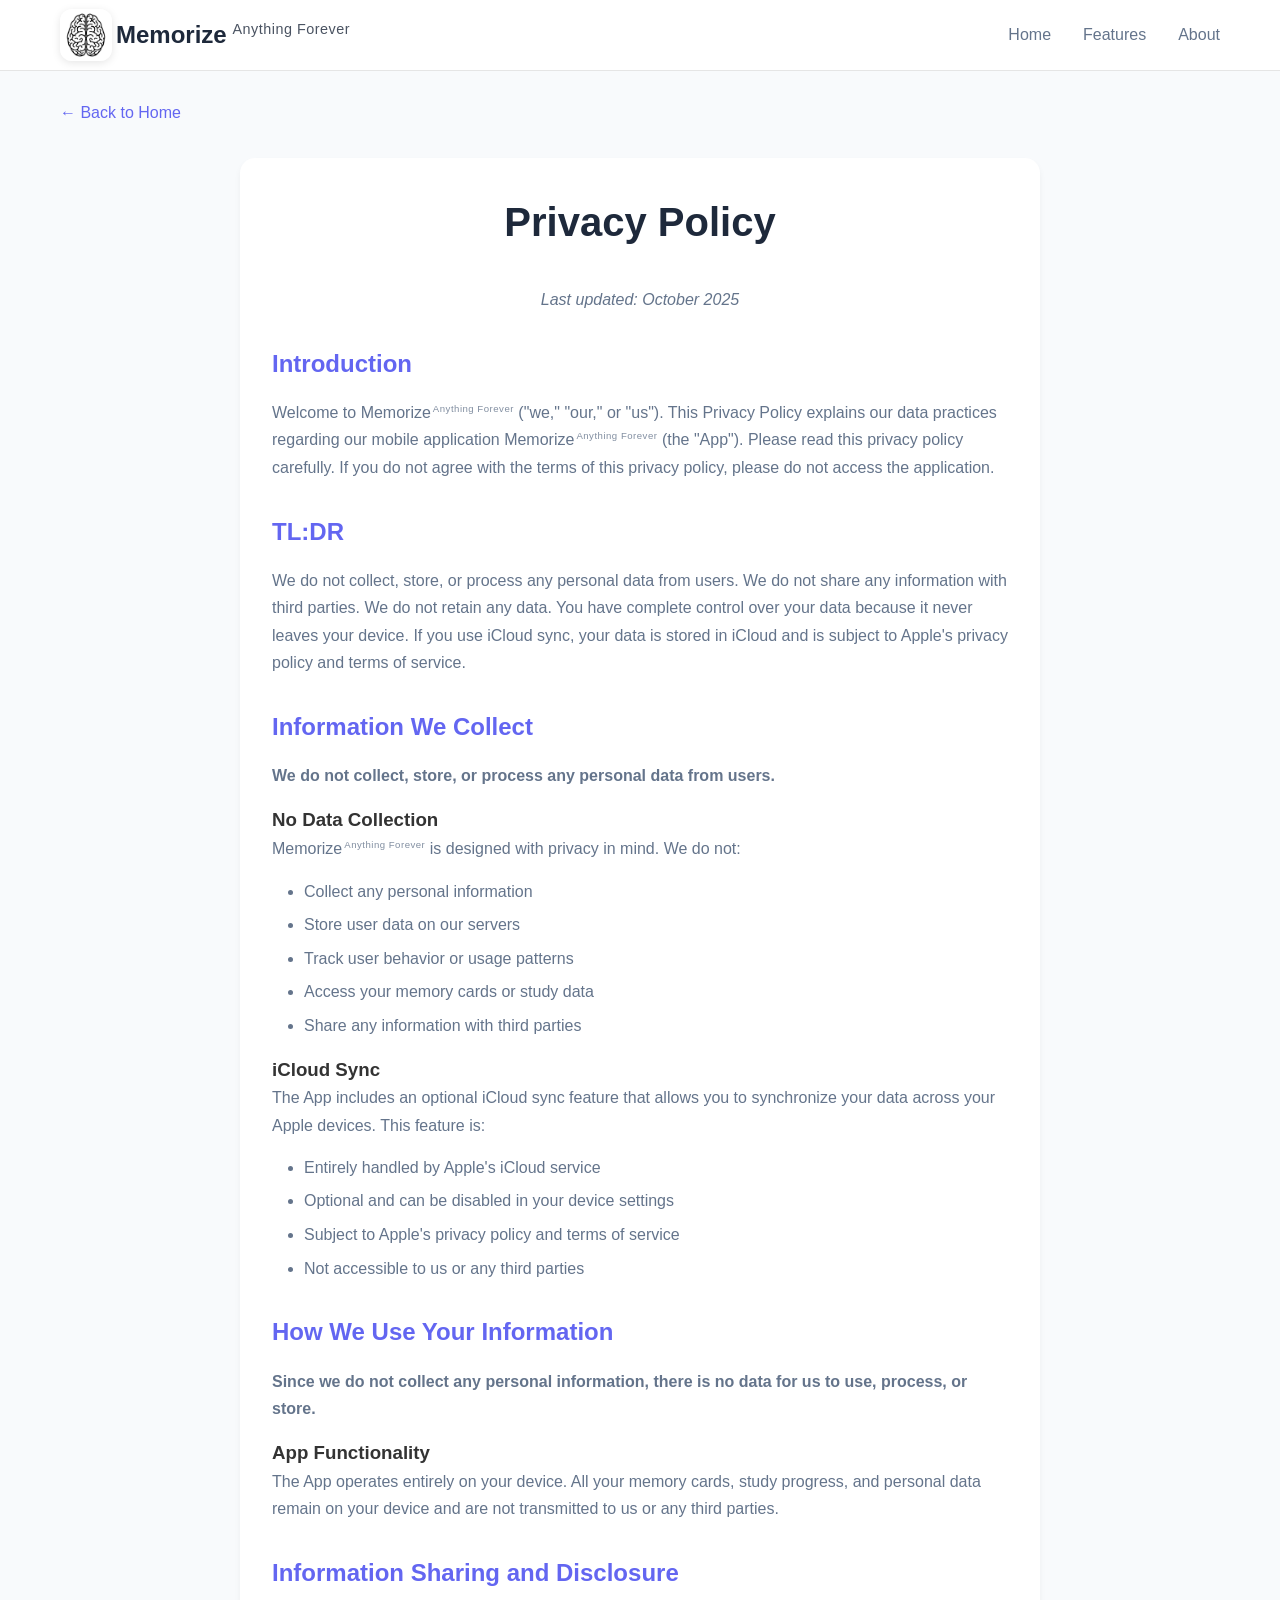
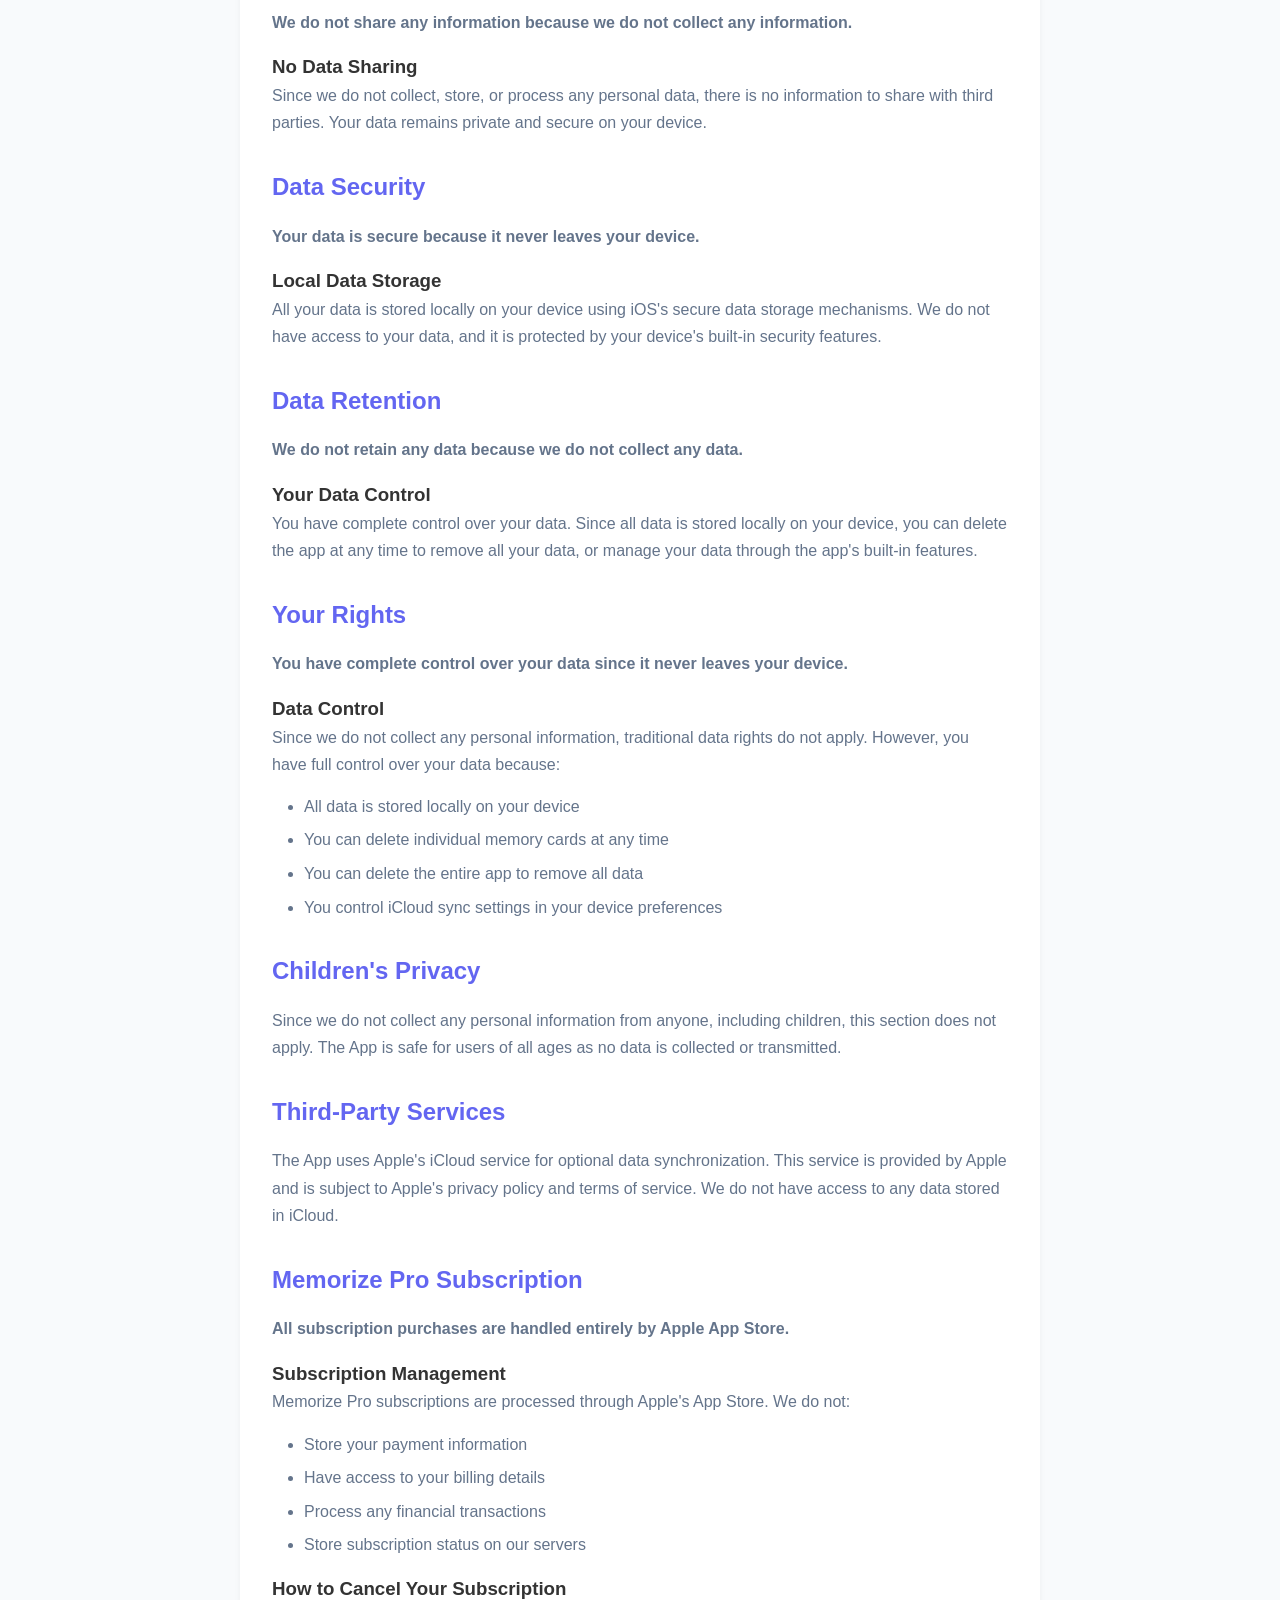
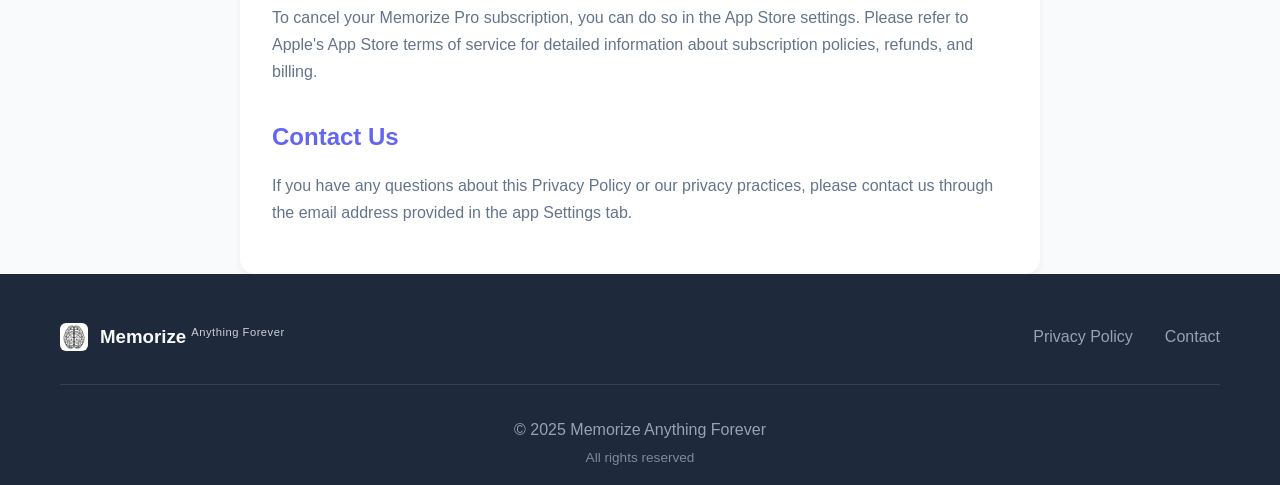
<file: privacy-policy.html>
<!DOCTYPE html>
<html lang="en">
<head>
    <meta charset="UTF-8">
    <meta name="viewport" content="width=device-width, initial-scale=1.0">
    
    <!-- Primary Meta Tags -->
    <title>Privacy Policy - Memorize Anything Forever</title>
    <meta name="title" content="Privacy Policy - Memorize Anything Forever">
    <meta name="description" content="Privacy Policy for Memorize Anything Forever iOS app. We do not collect, store, or process any personal data. Your data stays on your device with optional iCloud sync.">
    <meta name="keywords" content="privacy policy, memorize app, data protection, iOS app privacy, no data collection">
    <meta name="author" content="Memorize Anything Forever">
    <meta name="robots" content="index, follow">
    <meta name="language" content="English">
    
    <!-- Open Graph / Facebook -->
    <meta property="og:type" content="website">
    <meta property="og:url" content="https://memorizeapp.github.io/memorize/privacy-policy.html">
    <meta property="og:title" content="Privacy Policy - Memorize Anything Forever">
    <meta property="og:description" content="Privacy Policy for Memorize Anything Forever iOS app. We do not collect, store, or process any personal data.">
    <meta property="og:image" content="https://memorizeapp.github.io/memorize/appicon.png">
    
    <!-- Twitter -->
    <meta property="twitter:card" content="summary">
    <meta property="twitter:url" content="https://memorizeapp.github.io/memorize/privacy-policy.html">
    <meta property="twitter:title" content="Privacy Policy - Memorize Anything Forever">
    <meta property="twitter:description" content="Privacy Policy for Memorize Anything Forever iOS app. We do not collect, store, or process any personal data.">
    
    <!-- Favicon -->
    <link rel="icon" type="image/png" href="appicon.png">
    <link rel="apple-touch-icon" href="appicon.png">
    
    <!-- Canonical URL -->
    <link rel="canonical" href="https://memorizeapp.github.io/memorize/privacy-policy.html">
    
    <!-- Stylesheets -->
    <link rel="stylesheet" href="styles.css">
    <link href="https://fonts.googleapis.com/css2?family=SF+Pro+Display:wght@300;400;500;600;700&family=Inter:wght@300;400;500;600;700&display=swap" rel="stylesheet">
    <style>
        .privacy-content {
            max-width: 800px;
            margin: 0 auto;
            padding: 2rem;
            background: white;
            border-radius: 15px;
            box-shadow: 0 4px 6px rgba(0, 0, 0, 0.05);
        }
        
        .privacy-content h1 {
            color: #1e293b;
            font-size: 2.5rem;
            margin-bottom: 2rem;
            text-align: center;
        }
        
        .privacy-content h2 {
            color: #6366f1;
            font-size: 1.5rem;
            margin-top: 2rem;
            margin-bottom: 1rem;
        }
        
        .privacy-content p {
            color: #64748b;
            line-height: 1.7;
            margin-bottom: 1rem;
        }
        
        .privacy-content ul {
            color: #64748b;
            margin-left: 2rem;
            margin-bottom: 1rem;
        }
        
        .privacy-content li {
            margin-bottom: 0.5rem;
        }
        
        .last-updated {
            text-align: center;
            color: #94a3b8;
            font-style: italic;
            margin-bottom: 2rem;
        }
        
        .back-link {
            display: inline-block;
            margin-bottom: 2rem;
            color: #6366f1;
            text-decoration: none;
            font-weight: 500;
        }
        
        .back-link:hover {
            text-decoration: underline;
        }
    </style>
</head>
<body>
    <nav class="navbar">
        <div class="nav-container">
            <a href="index.html" class="nav-logo">
                <img src="appicon.png" alt="Memorize Anything Forever App Logo - Memory Training iOS App" class="logo-image">
                <h2>Memorize<span class="app-suffix"> Anything Forever</span></h2>
            </a>
            <div class="nav-links">
                <a href="index.html">Home</a>
                <a href="index.html#features">Features</a>
                <a href="index.html#about">About</a>
            </div>
            <div class="burger-menu">
                <div class="burger-line"></div>
                <div class="burger-line"></div>
                <div class="burger-line"></div>
            </div>
        </div>
    </nav>

    <main style="padding-top: 100px; background: #f8fafc; min-height: 100vh;">
        <div class="container">
            <a href="index.html" class="back-link">← Back to Home</a>
            
            <div class="privacy-content">
                <h1>Privacy Policy</h1>
                <p class="last-updated">Last updated: October 2025</p>
                
            

                <h2>Introduction</h2>
                <p>Welcome to Memorize<span class="app-suffix">Anything Forever</span> ("we," "our," or "us"). This Privacy Policy explains our data practices regarding our mobile application Memorize<span class="app-suffix">Anything Forever</span> (the "App"). Please read this privacy policy carefully. If you do not agree with the terms of this privacy policy, please do not access the application.</p>

                <h2>TL:DR</h2>
                <p>We do not collect, store, or process any personal data from users. We do not share any information with third parties. We do not retain any data. You have complete control over your data because it never leaves your device. If you use iCloud sync, your data is stored in iCloud and is subject to Apple's privacy policy and terms of service.</p>
                
                <h2>Information We Collect</h2>
                <p><strong>We do not collect, store, or process any personal data from users.</strong></p>
                
                <h3>No Data Collection</h3>
                <p>Memorize<span class="app-suffix">Anything Forever</span> is designed with privacy in mind. We do not:</p>
                <ul>
                    <li>Collect any personal information</li>
                    <li>Store user data on our servers</li>
                    <li>Track user behavior or usage patterns</li>
                    <li>Access your memory cards or study data</li>
                    <li>Share any information with third parties</li>
                </ul>
                
                <h3>iCloud Sync</h3>
                <p>The App includes an optional iCloud sync feature that allows you to synchronize your data across your Apple devices. This feature is:</p>
                <ul>
                    <li>Entirely handled by Apple's iCloud service</li>
                    <li>Optional and can be disabled in your device settings</li>
                    <li>Subject to Apple's privacy policy and terms of service</li>
                    <li>Not accessible to us or any third parties</li>
                </ul>
                
                <h2>How We Use Your Information</h2>
                <p><strong>Since we do not collect any personal information, there is no data for us to use, process, or store.</strong></p>
                
                <h3>App Functionality</h3>
                <p>The App operates entirely on your device. All your memory cards, study progress, and personal data remain on your device and are not transmitted to us or any third parties.</p>
                
                <h2>Information Sharing and Disclosure</h2>
                <p><strong>We do not share any information because we do not collect any information.</strong></p>
                
                <h3>No Data Sharing</h3>
                <p>Since we do not collect, store, or process any personal data, there is no information to share with third parties. Your data remains private and secure on your device.</p>
                
                <h2>Data Security</h2>
                <p><strong>Your data is secure because it never leaves your device.</strong></p>
                
                <h3>Local Data Storage</h3>
                <p>All your data is stored locally on your device using iOS's secure data storage mechanisms. We do not have access to your data, and it is protected by your device's built-in security features.</p>
                
                <h2>Data Retention</h2>
                <p><strong>We do not retain any data because we do not collect any data.</strong></p>
                
                <h3>Your Data Control</h3>
                <p>You have complete control over your data. Since all data is stored locally on your device, you can delete the app at any time to remove all your data, or manage your data through the app's built-in features.</p>
                
                <h2>Your Rights</h2>
                <p><strong>You have complete control over your data since it never leaves your device.</strong></p>
                
                <h3>Data Control</h3>
                <p>Since we do not collect any personal information, traditional data rights do not apply. However, you have full control over your data because:</p>
                <ul>
                    <li>All data is stored locally on your device</li>
                    <li>You can delete individual memory cards at any time</li>
                    <li>You can delete the entire app to remove all data</li>
                    <li>You control iCloud sync settings in your device preferences</li>
                </ul>
                
                <h2>Children's Privacy</h2>
                <p>Since we do not collect any personal information from anyone, including children, this section does not apply. The App is safe for users of all ages as no data is collected or transmitted.</p>
                
                <h2>Third-Party Services</h2>
                <p>The App uses Apple's iCloud service for optional data synchronization. This service is provided by Apple and is subject to Apple's privacy policy and terms of service. We do not have access to any data stored in iCloud.</p>
                
                <h2>Memorize Pro Subscription</h2>
                <p><strong>All subscription purchases are handled entirely by Apple App Store.</strong></p>
                
                <h3>Subscription Management</h3>
                <p>Memorize Pro subscriptions are processed through Apple's App Store. We do not:</p>
                <ul>
                    <li>Store your payment information</li>
                    <li>Have access to your billing details</li>
                    <li>Process any financial transactions</li>
                    <li>Store subscription status on our servers</li>
                </ul>
                
                <h3>How to Cancel Your Subscription</h3>
                <p>To cancel your Memorize Pro subscription, you can do so in the App Store settings. Please refer to Apple's App Store terms of service for detailed information about subscription policies, refunds, and billing.</p>
                
                <h2>Contact Us</h2>
                <p>If you have any questions about this Privacy Policy or our privacy practices, please contact us through the email address provided in the app Settings tab.</p>
            </div>
        </div>
    </main>

    <footer class="footer">
        <div class="container">
            <div class="footer-content">
                <div class="footer-logo">
                    <img src="appicon.png" alt="Memorize Anything Forever App Logo - Memory Training iOS App" class="footer-logo-image">
                    <h3>Memorize<span class="app-suffix"> Anything Forever</span></h3>
                </div>
                <div class="footer-links">
                    <a href="privacy-policy.html">Privacy Policy</a>
                    <a href="">Contact</a>
                </div>
            </div>
            <div class="footer-bottom">
                <p>&copy; 2025 Memorize Anything Forever</span></p>
                <p class="copyright-small">All rights reserved</p>
            </div>
        </div>
    </footer>

    <script>
        // Burger menu functionality
        document.addEventListener('DOMContentLoaded', function() {
            const burgerMenu = document.querySelector('.burger-menu');
            const navLinks = document.querySelector('.nav-links');
            
            if (burgerMenu && navLinks) {
                burgerMenu.addEventListener('click', function() {
                    burgerMenu.classList.toggle('active');
                    navLinks.classList.toggle('active');
                });
                
                // Close menu when clicking on a link
                navLinks.addEventListener('click', function(e) {
                    if (e.target.tagName === 'A') {
                        burgerMenu.classList.remove('active');
                        navLinks.classList.remove('active');
                    }
                });
            }
        });
    </script>
</body>
</html>
</file>
<file: styles.css>
/* App Name Styling */
.app-suffix {
    font-size: 0.6em;
    font-weight: 400;
    opacity: 0.8;
    vertical-align: super;
    margin-left: 2px;
    letter-spacing: 0.5px;
    white-space: nowrap;
}

/* Reset and base styles */
* {
    margin: 0;
    padding: 0;
    box-sizing: border-box;
}

body {
    font-family: 'SF Pro Display', -apple-system, BlinkMacSystemFont, 'Segoe UI', Roboto, sans-serif;
    line-height: 1.6;
    color: #333;
    background-color: #ffffff;
}

.container {
    max-width: 1200px;
    margin: 0 auto;
    padding: 0 20px;
}

/* Navigation */
.navbar {
    background: white;
    border-bottom: 1px solid rgba(0, 0, 0, 0.1);
    position: fixed;
    top: 0;
    left: 0;
    right: 0;
    z-index: 1000;
}

.nav-container {
    max-width: 1200px;
    margin: 0 auto;
    padding: 0 20px;
    display: flex;
    justify-content: space-between;
    align-items: center;
    height: 70px;
}

.nav-logo {
    display: flex;
    align-items: center;
    gap: 4px;
    text-decoration: none;
    color: inherit;
}

.nav-logo:hover {
    text-decoration: none;
    color: inherit;
}

.logo-image {
    width: 52px;
    height: 52px;
    border-radius: 12px;
    box-shadow: 0 2px 8px rgba(0, 0, 0, 0.1);
}

.nav-logo h2 {
    color: #1e293b;
    font-weight: 700;
    font-size: 1.5rem;
    margin: 0;
}

.nav-links {
    display: flex;
    gap: 2rem;
}

.nav-links a {
    text-decoration: none;
    color: #64748b;
    font-weight: 500;
    transition: color 0.3s ease;
    white-space: nowrap;
}

.nav-links a:hover {
    color: #6366f1;
}

/* Burger Menu */
.burger-menu {
    display: none;
    flex-direction: column;
    cursor: pointer;
    padding: 8px;
    gap: 4px;
}

.burger-line {
    width: 24px;
    height: 3px;
    background-color: #1e293b;
    border-radius: 2px;
    transition: all 0.3s ease;
}

.burger-menu.active .burger-line:nth-child(1) {
    transform: rotate(45deg) translate(6px, 6px);
}

.burger-menu.active .burger-line:nth-child(2) {
    opacity: 0;
}

.burger-menu.active .burger-line:nth-child(3) {
    transform: rotate(-45deg) translate(6px, -6px);
}

/* Mobile Menu Overlay */
@media (max-width: 768px) {
    .nav-links.active {
        display: flex;
        flex-direction: column;
        position: absolute;
        top: 100%;
        left: 0;
        right: 0;
        background: white;
        border-top: 1px solid rgba(0, 0, 0, 0.1);
        padding: 20px 16px;
        box-shadow: 0 4px 6px rgba(0, 0, 0, 0.1);
        z-index: 999;
    }
    
    .nav-links.active a {
        padding: 12px 0;
        border-bottom: 1px solid rgba(0, 0, 0, 0.05);
        font-size: 1rem;
        text-align: center;
    }
    
    .nav-links.active a:last-child {
        border-bottom: none;
    }
}

/* Hero Section */
.hero {
    padding: 120px 0 80px;
    background: linear-gradient(135deg, #667eea 0%, #764ba2 100%);
    color: white;
    min-height: 100vh;
    display: flex;
    align-items: center;
}

.hero-container {
    max-width: 1200px;
    margin: 0 auto;
    padding: 0 20px;
    display: grid;
    grid-template-columns: 1.2fr 0.8fr;
    gap: 4rem;
    align-items: center;
}

.hero-content h1 {
    font-size: 3.0rem;
    font-weight: 700;
    line-height: 1.2;
    margin-bottom: 2rem;
    max-width: 600px;
}

.hero-subtitle {
    font-size: 1.25rem;
    opacity: 0.9;
    margin-bottom: 1.5rem;
    line-height: 1.6;
}

.download-section {
    display: flex;
    flex-direction: column;
    align-items: flex-start;
    gap: 0.5rem;
}

.app-store-button {
    display: inline-block;
    transition: transform 0.3s ease;
}

.app-store-button:hover {
    transform: scale(1.05);
}

.app-store-button img {
    height: 60px;
    width: auto;
}

.download-note {
    font-size: 0.9rem;
    opacity: 0.8;
}

/* iPhone Screenshot */
.iphone-screenshot {
    width: 300px;
    height: auto;
    max-width: 100%;
    margin: 0 auto;
    display: block;
}

.hero-image {
    display: flex;
    justify-content: center;
    align-items: center;
}

@keyframes float {
    0%, 100% { transform: translateY(0px); }
    50% { transform: translateY(-10px); }
}

/* Features Section */
.features {
    padding: 80px 0;
    background: #f8fafc;
}

.features h2 {
    text-align: center;
    font-size: 2.5rem;
    font-weight: 700;
    margin-bottom: 3rem;
    color: #1e293b;
}

.features-grid {
    display: grid;
    grid-template-columns: repeat(auto-fit, minmax(280px, 1fr));
    gap: 2rem;
}

.feature-card {
    background: white;
    padding: 2rem;
    border-radius: 15px;
    text-align: center;
    box-shadow: 0 4px 6px rgba(0, 0, 0, 0.05);
    transition: transform 0.3s ease, box-shadow 0.3s ease;
}

.feature-card:hover {
    transform: translateY(-5px);
    box-shadow: 0 10px 25px rgba(0, 0, 0, 0.1);
}

.feature-icon {
    font-size: 3rem;
    margin-bottom: 1rem;
}

.feature-card h3 {
    font-size: 1.25rem;
    font-weight: 600;
    margin-bottom: 1rem;
    color: #1e293b;
}

.feature-card p {
    color: #64748b;
    line-height: 1.6;
}

/* About Section */
.about {
    padding: 80px 0;
    background: white;
}

.about-content {
    max-width: 800px;
    margin: 0 auto;
    text-align: center;
}

.about-content h2 {
    font-size: 2.5rem;
    font-weight: 700;
    margin-bottom: 2rem;
    color: #1e293b;
}

.about-content p {
    font-size: 1.1rem;
    color: #64748b;
    margin-bottom: 1.5rem;
    line-height: 1.7;
}

/* Footer */
.footer {
    background: #1e293b;
    color: white;
    padding: 3rem 0 1rem;
}

.footer-content {
    display: flex;
    justify-content: space-between;
    align-items: center;
    margin-bottom: 2rem;
}

.footer-logo {
    display: flex;
    align-items: center;
    gap: 12px;
}

.footer-logo-image {
    width: 28px;
    height: 28px;
    border-radius: 6px;
}

.footer-logo h3 {
    color: #f8fafc;
    font-weight: 700;
    margin: 0;
}

.footer-links {
    display: flex;
    gap: 2rem;
}

.footer-links a {
    color: #94a3b8;
    text-decoration: none;
    transition: color 0.3s ease;
}

.footer-links a:hover {
    color: white;
}

.footer-bottom {
    text-align: center;
    padding-top: 2rem;
    border-top: 1px solid #334155;
    color: #94a3b8;
}

.copyright-small {
    font-size: 0.85rem;
    opacity: 0.8;
    margin-top: 0.25rem;
}

/* Responsive Design */
@media (max-width: 1024px) {
    .hero-container {
        gap: 3rem;
    }
    
    .iphone-screenshot {
        width: 280px;
    }
}

@media (max-width: 768px) {
    .hero-container {
        grid-template-columns: 1fr;
        text-align: center;
        gap: 2rem;
        padding: 0 16px;
    }
    
    .hero-content h1 {
        font-size: 2.5rem;
        line-height: 1.2;
        margin-bottom: 2rem;
    }
    
    .hero-subtitle {
        font-size: 1.1rem;
        margin-bottom: 1.5rem;
    }
    
    .download-section {
        align-items: center;
    }
    
    .nav-container {
        padding: 0 16px;
    }
    
    .nav-links {
        display: none;
    }
    
    .burger-menu {
        display: flex;
    }
    
    .iphone-screenshot {
        width: 250px;
    }
    
    .features-grid {
        grid-template-columns: 1fr;
        gap: 1.5rem;
    }
    
    .features h2 {
        font-size: 2rem;
    }
    
    .about-content h2 {
        font-size: 2rem;
    }
    
    .footer-content {
        flex-direction: column;
        gap: 1rem;
        text-align: center;
    }
    
    .container {
        padding: 0 16px;
    }
}

@media (max-width: 480px) {
    .hero-content h1 {
        font-size: 2rem;
        line-height: 1.2;
        margin-bottom: 1.5rem;
    }
    
    .hero-subtitle {
        font-size: 1rem;
        margin-bottom: 1.25rem;
    }
    
    .iphone-screenshot {
        width: 220px;
    }
    
    .app-store-button img {
        height: 50px;
    }
    
    .nav-logo {
        gap: 0px;
    }
    
    .logo-image {
        width: 40px;
        height: 40px;
    }
    
    .nav-logo h2 {
        font-size: 1.3rem;
    }
    
    .nav-links a {
        font-size: 0.8rem;
    }
    
    .features h2 {
        font-size: 1.8rem;
    }
    
    .about-content h2 {
        font-size: 1.8rem;
    }
    
    .feature-card {
        padding: 1.5rem;
    }
    
    .hero {
        padding: 80px 0 60px;
        min-height: 100vh;
    }
    
    .features {
        padding: 60px 0;
    }
    
    .about {
        padding: 60px 0;
    }
    
    /* Privacy Policy specific fixes */
    .privacy-content h1 {
        font-size: 2rem;
        line-height: 1.2;
    }
    
    .nav-logo h2 {
        white-space: nowrap;
    }
}
</file>
